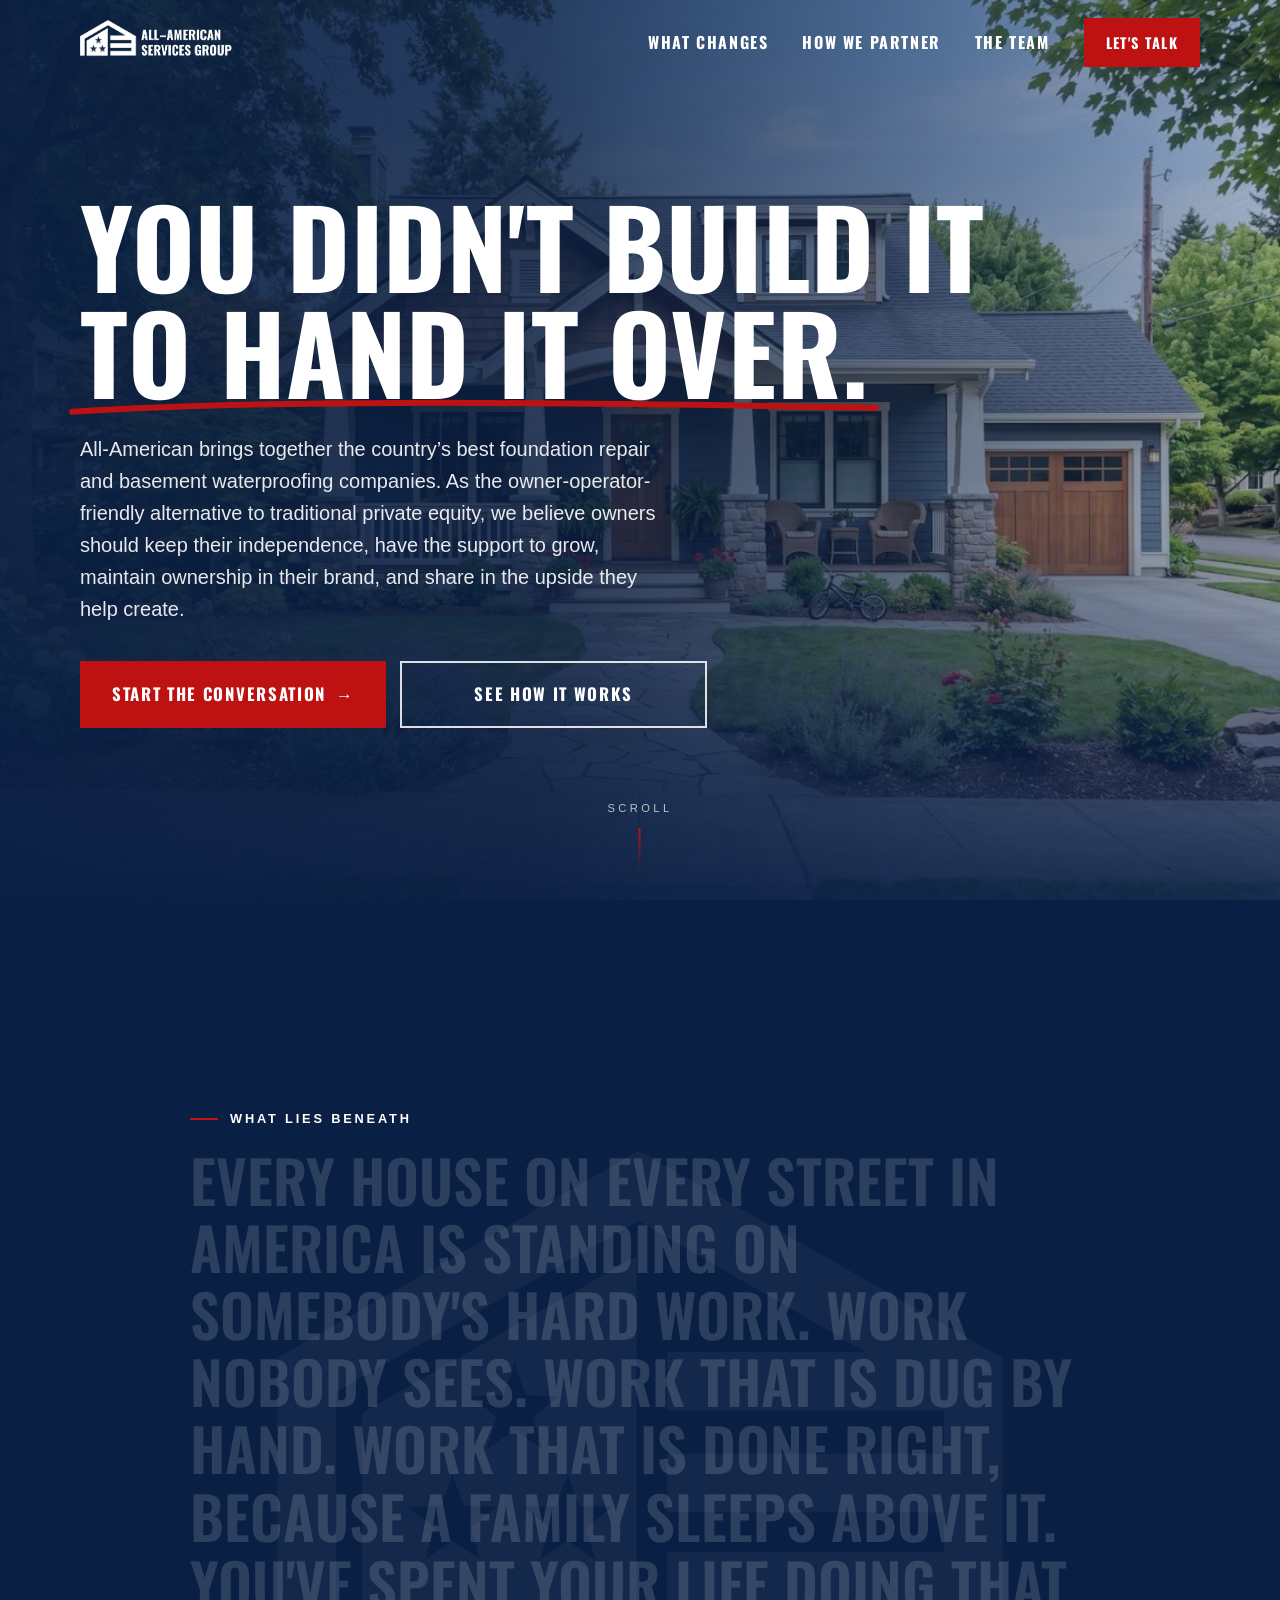
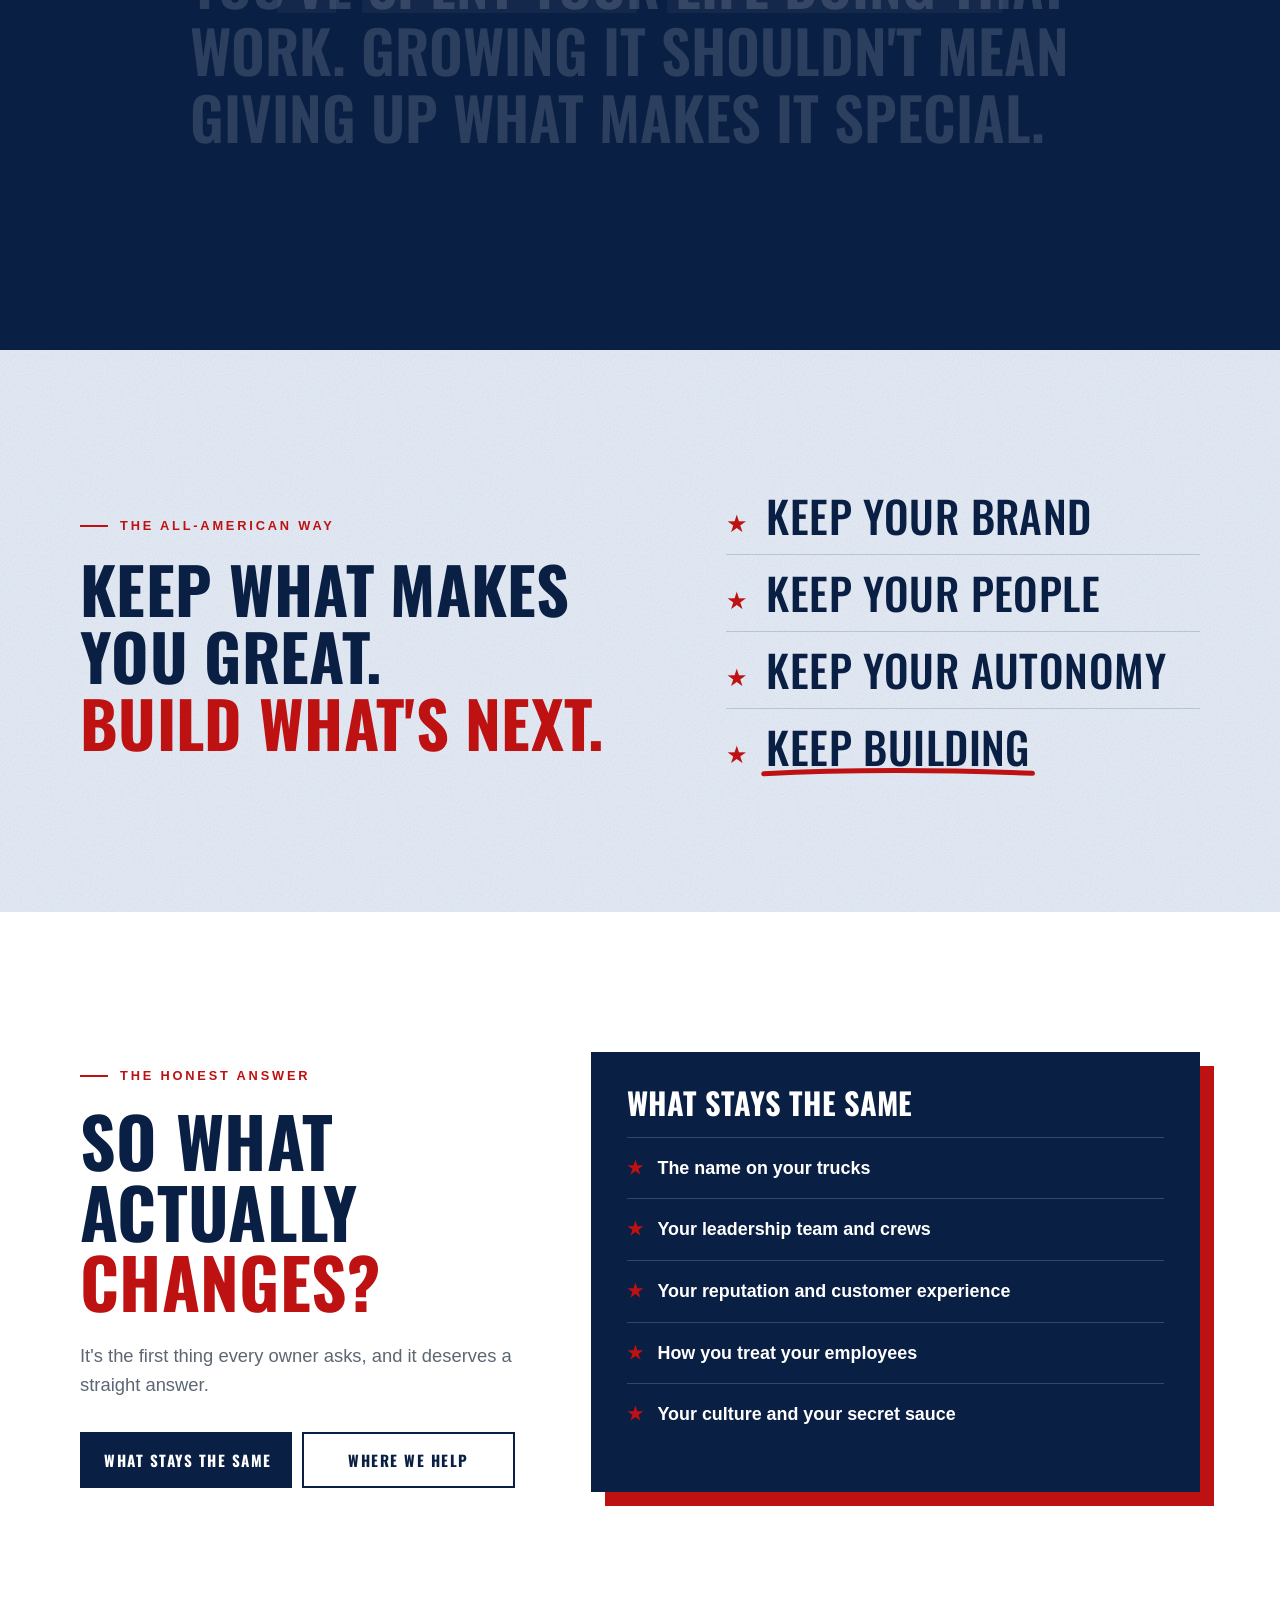
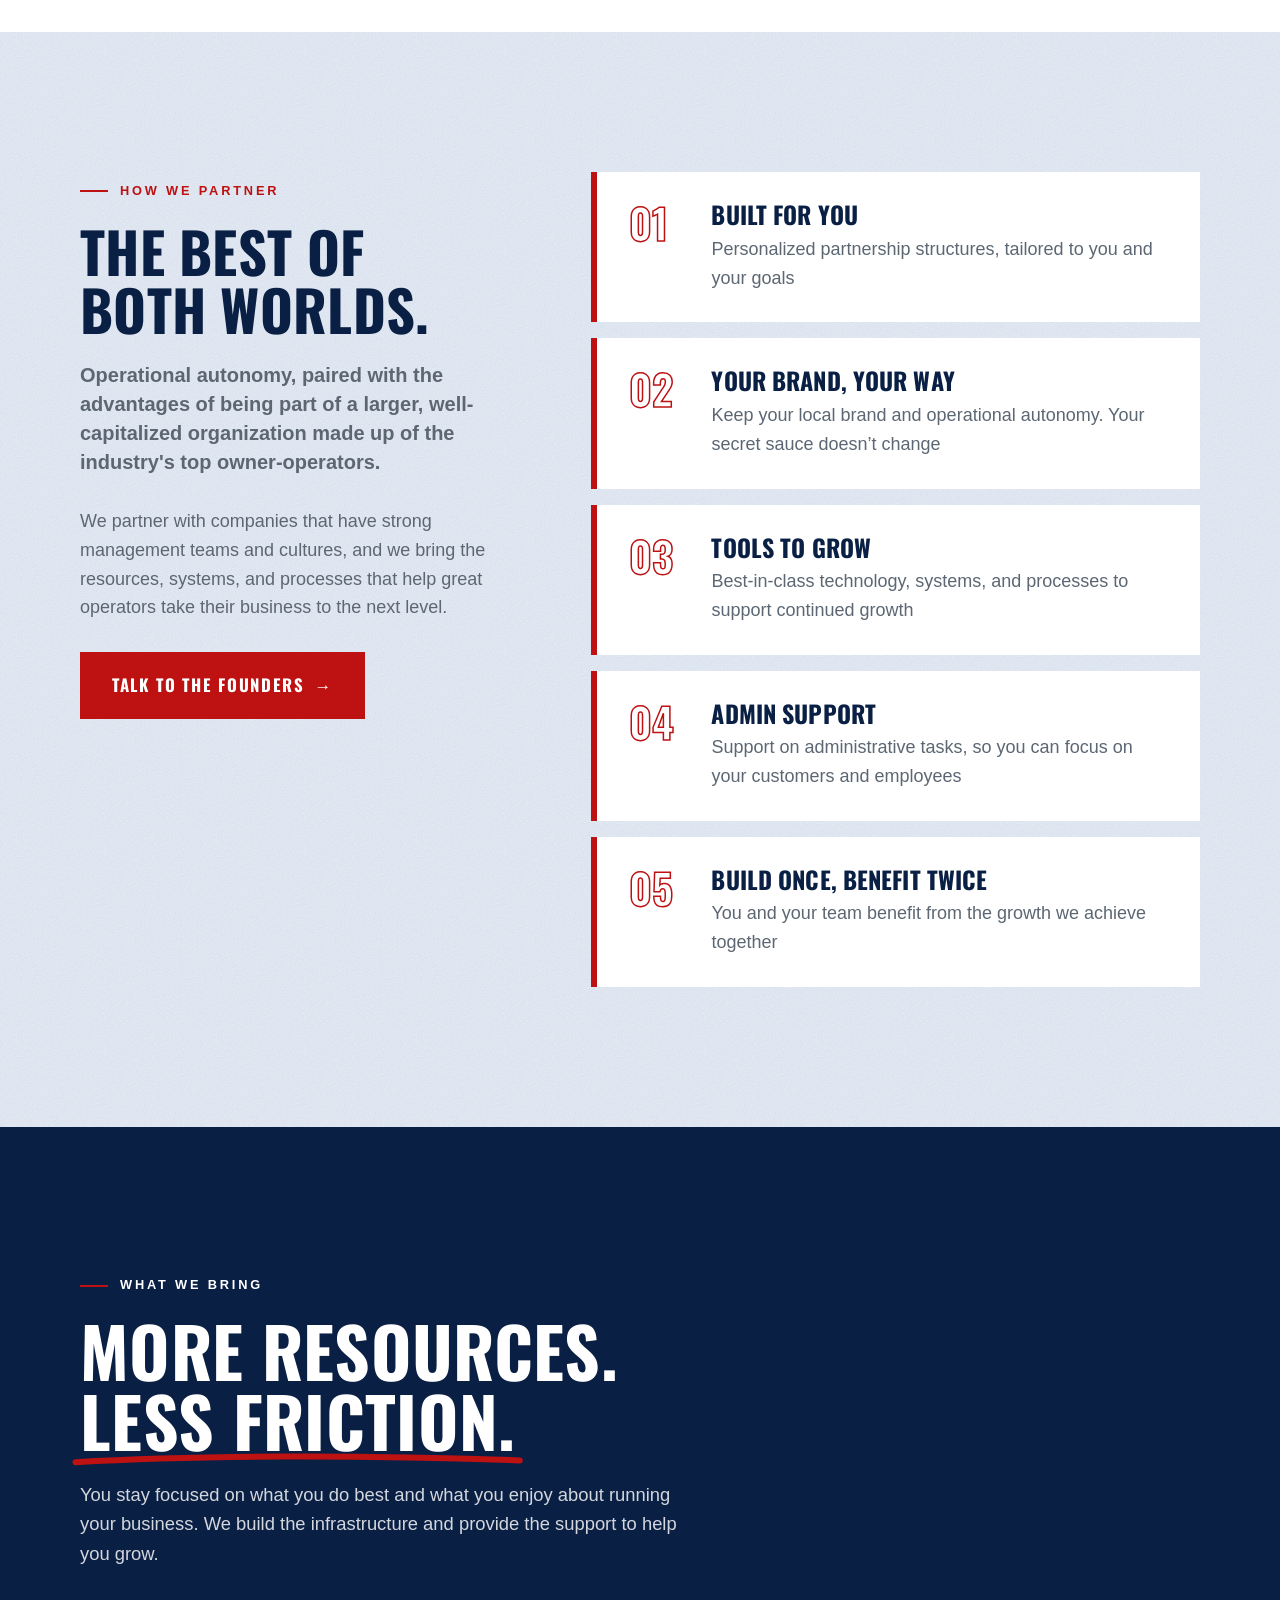
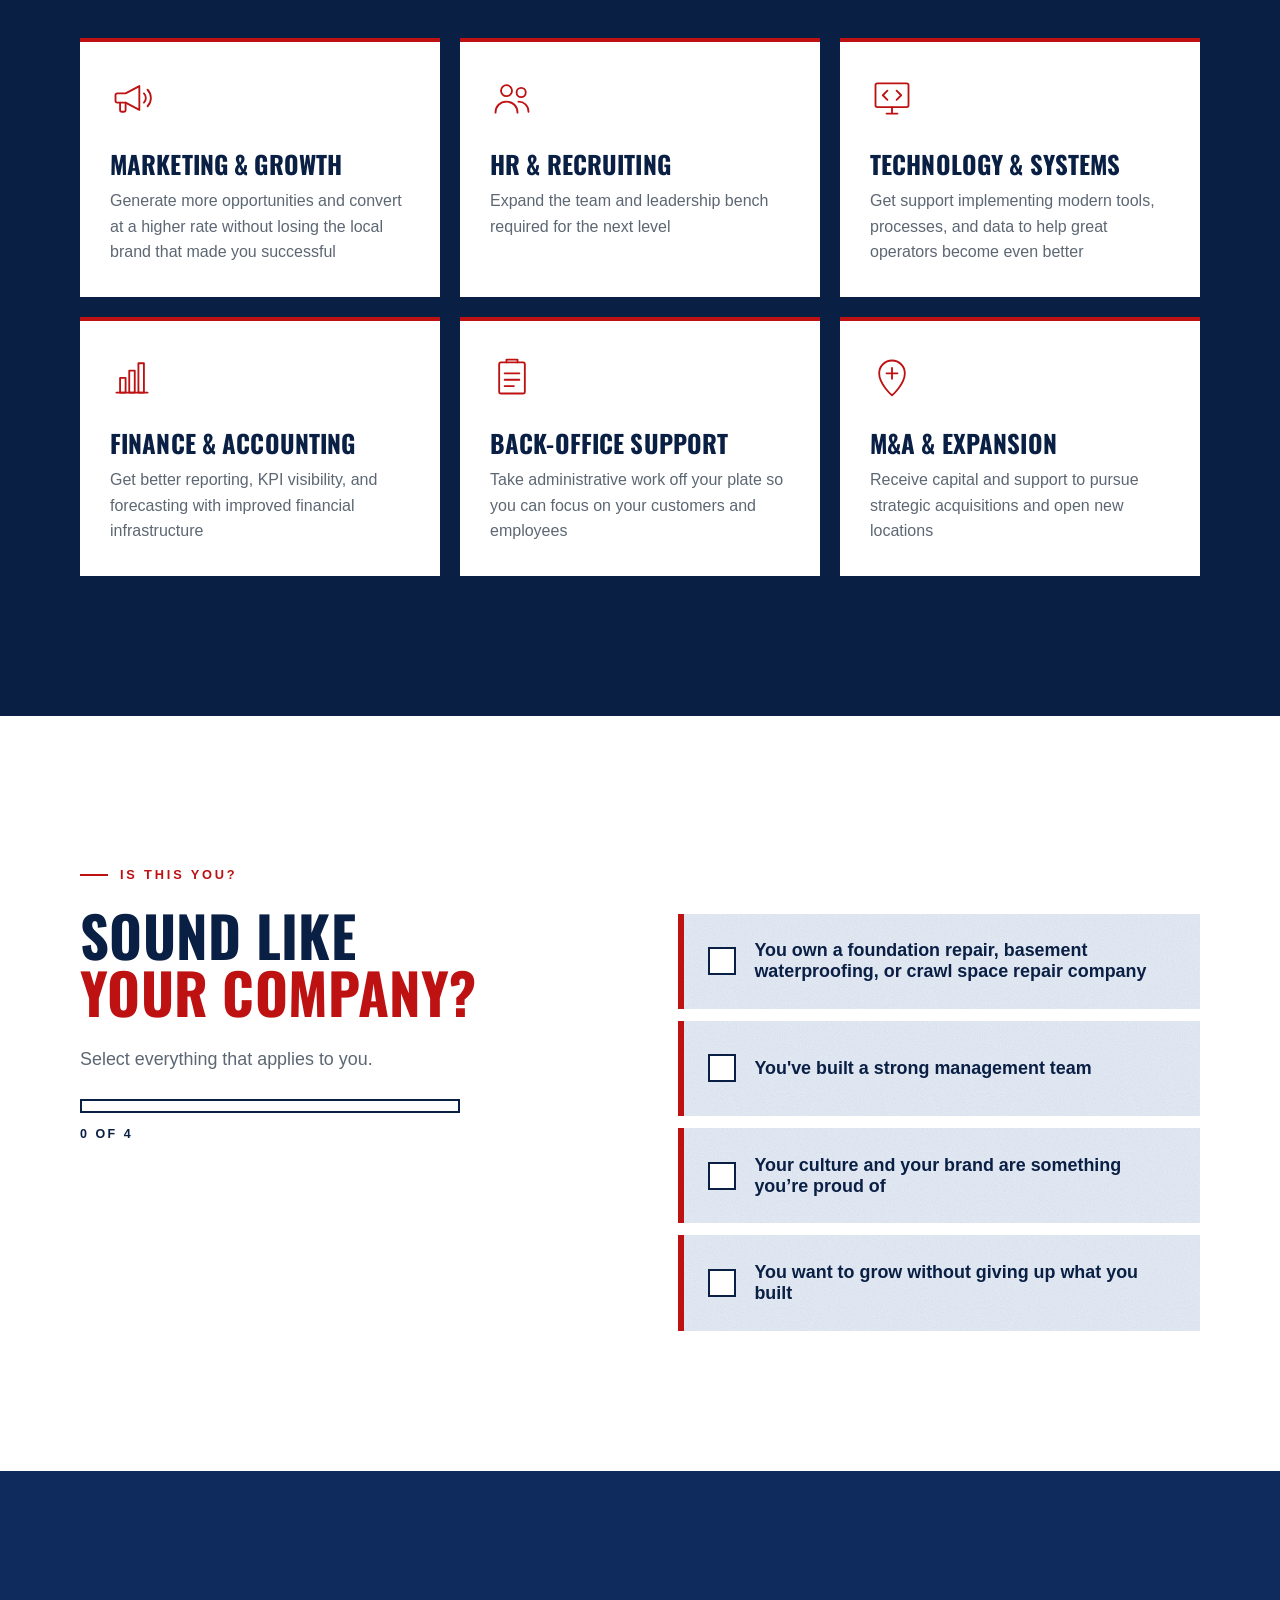
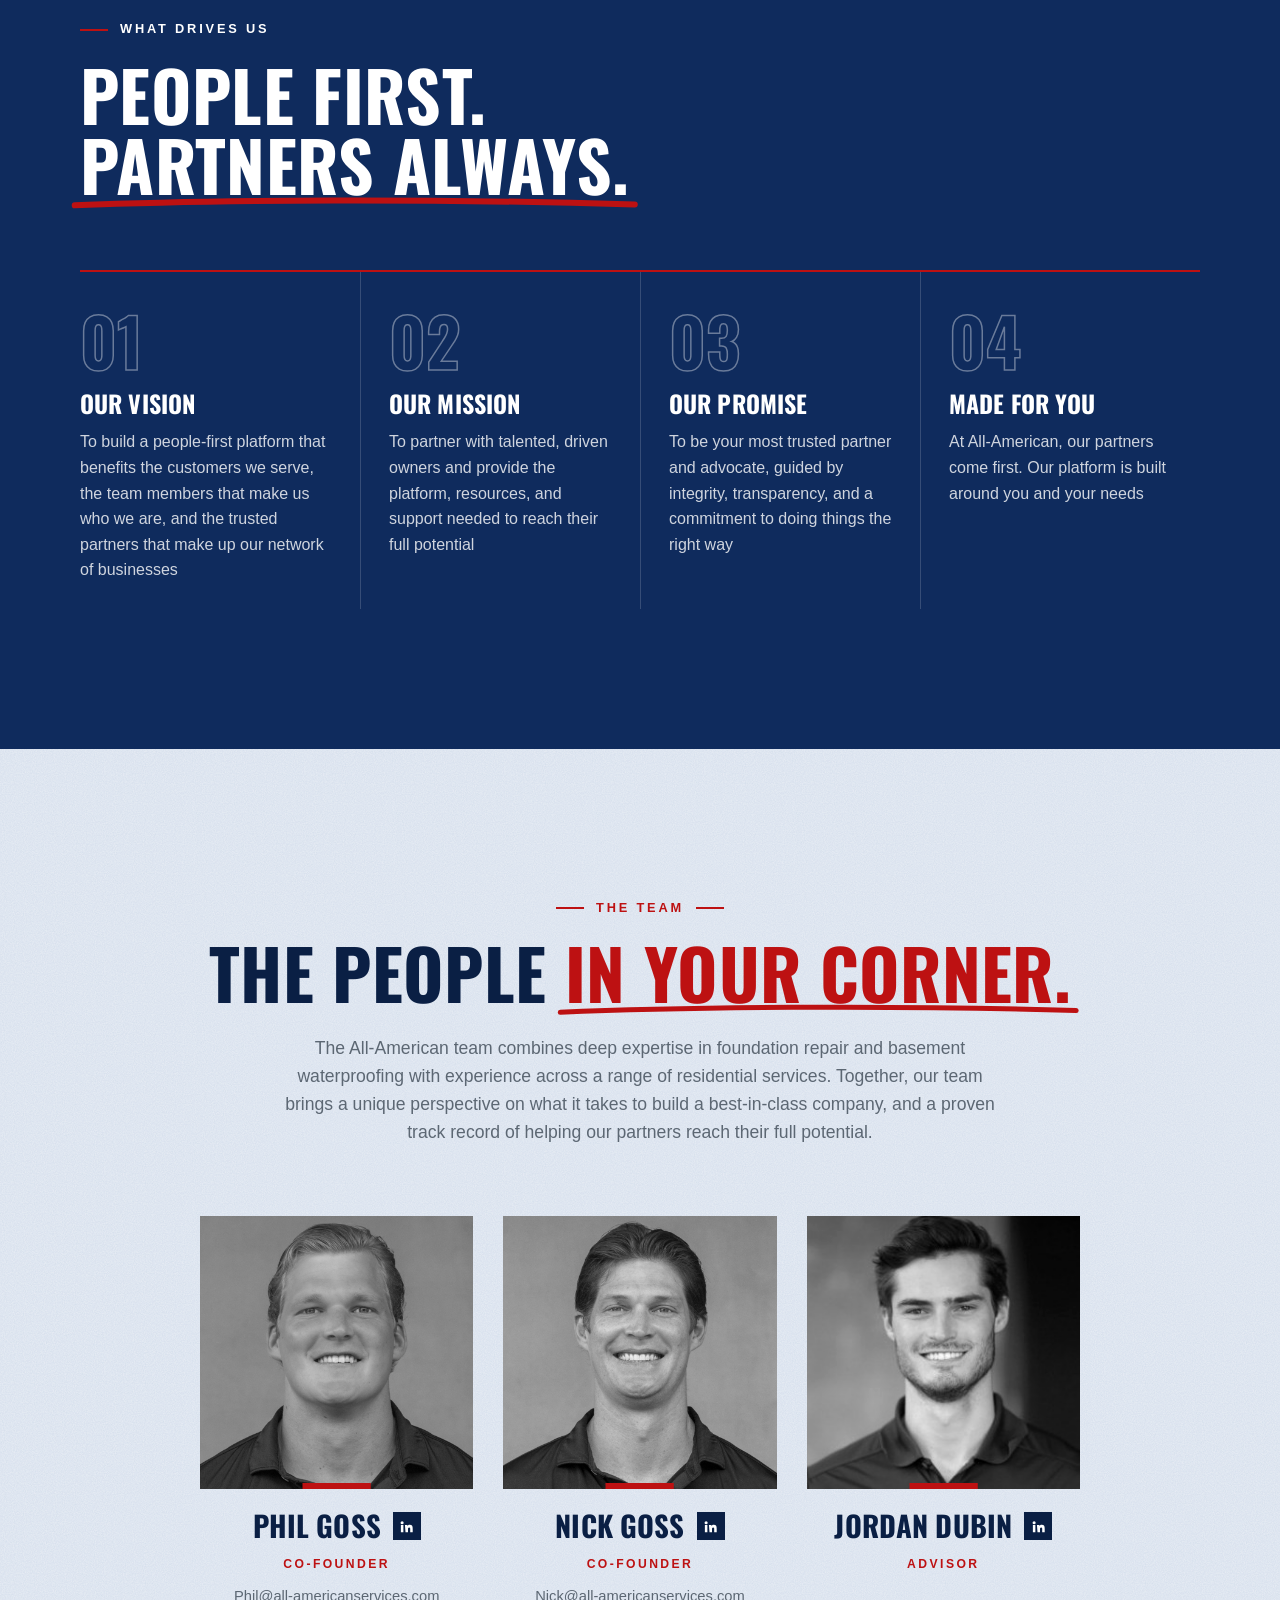
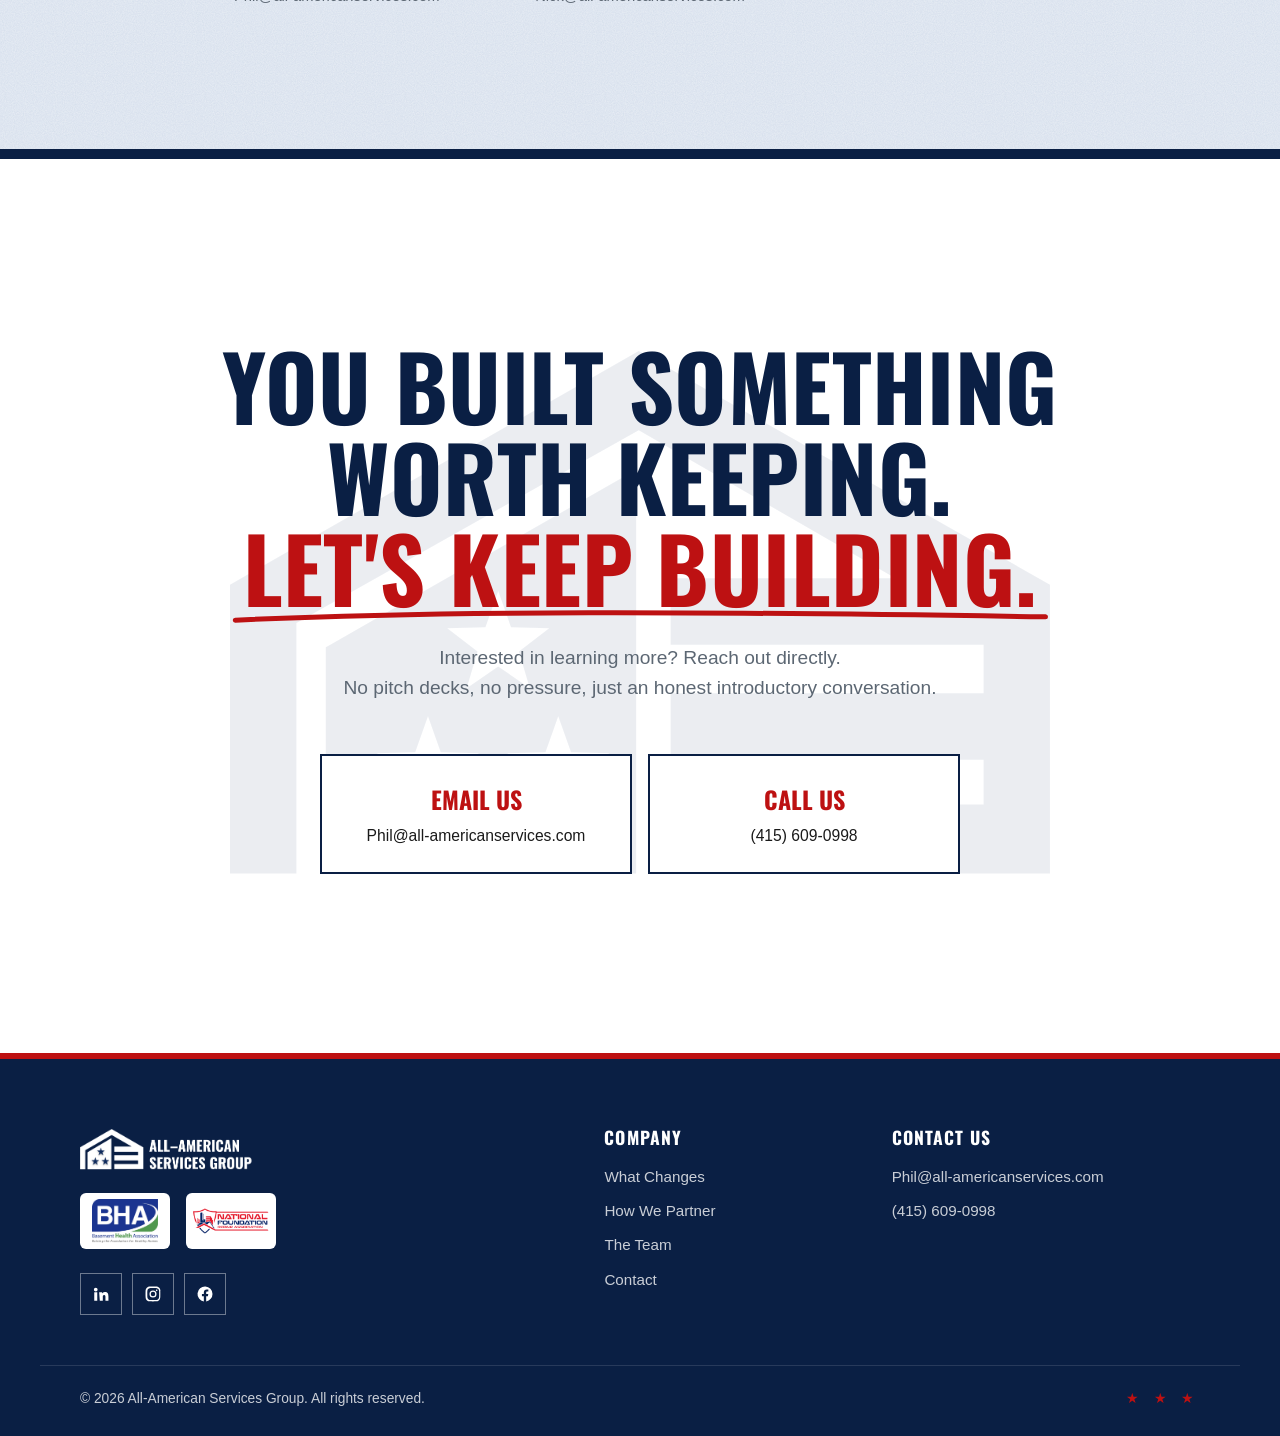
<file: docs/index.html>
<!doctype html>
<html lang="en">
<head>
  <meta charset="utf-8" />
  <meta name="viewport" content="width=device-width, initial-scale=1" />
  <title>All-American Services Group</title>
  <meta name="description" content="A family of America's best foundation repair and basement waterproofing companies. The owner-operator alternative to traditional private equity." />
  <link rel="icon" href="images/favicons/favicon.svg" type="image/svg+xml" />
  <link rel="icon" href="images/favicons/favicon-32x32.png" sizes="32x32" />
  <link rel="apple-touch-icon" href="images/favicons/apple-touch-icon.png" />
  <link rel="manifest" href="site.webmanifest" />
  <meta name="theme-color" content="#0f2b5d" />

  <meta property="og:type" content="website" />
  <meta property="og:site_name" content="All-American Services Group" />
  <meta property="og:title" content="All-American Services Group" />
  <meta property="og:description" content="A family of America's best foundation repair and basement waterproofing companies. The owner-operator alternative to traditional private equity." />
  <meta property="og:url" content="https://www.all-americanservices.com/" />
  <meta property="og:image" content="https://www.all-americanservices.com/images/og-image.jpg" />
  <meta property="og:image:width" content="1200" />
  <meta property="og:image:height" content="630" />
  <meta property="og:image:alt" content="All-American Services Group logo" />
  <meta name="twitter:card" content="summary_large_image" />
  <meta name="twitter:title" content="All-American Services Group" />
  <meta name="twitter:description" content="A family of America's best foundation repair and basement waterproofing companies. The owner-operator alternative to traditional private equity." />
  <meta name="twitter:image" content="https://www.all-americanservices.com/images/og-image.jpg" />

  <link rel="preconnect" href="https://fonts.googleapis.com" />
  <link rel="preconnect" href="https://fonts.gstatic.com" crossorigin />
  <link href="https://fonts.googleapis.com/css2?family=Oswald:wght@500;600;700&display=swap" rel="stylesheet" />
  <link rel="stylesheet" href="css/styles.css" />
</head>
<body>

  <a class="skip" href="#main">Skip to content</a>

  <!-- ============ NAV ============ -->
  <header class="nav" id="nav">
    <div class="nav__inner">
      <a href="#top" class="nav__logo" aria-label="All-American Services Group home">
        <img src="images/logo-horizontal-white.png" alt="All-American Services Group" />
      </a>
      <nav class="nav__links" id="navLinks" aria-label="Primary">
        <a href="#changes">What Changes</a>
        <a href="#partner">How We Partner</a>
        <a href="#team">The Team</a>
        <a href="#contact" class="btn btn--red btn--sm">Let's Talk</a>
      </nav>
      <button class="nav__toggle" id="navToggle" aria-label="Open menu" aria-expanded="false" aria-controls="navLinks">
        <span></span><span></span><span></span>
      </button>
    </div>
  </header>

  <main id="main">

    <!-- ============ HERO ============ -->
    <section class="hero" id="top">
      <div class="hero__bg" aria-hidden="true"></div>
      <div class="hero__shade" aria-hidden="true"></div>
      <div class="container hero__content">
        <h1 class="hero__title">
          <span class="line reveal">You didn't build it</span>
          <span class="line reveal"><span class="mark mark--light">to hand it over.<svg class="scribble" viewBox="0 0 300 18" preserveAspectRatio="none" aria-hidden="true"><path d="M3 12 C 70 3, 160 4, 297 9" /></svg></span></span>
        </h1>
        <p class="hero__lede reveal">
          All-American brings together the country’s best foundation repair and basement waterproofing companies.
          As the owner-operator-friendly alternative to traditional private equity, we believe owners should keep their independence, have the
          support to grow, maintain ownership in their brand, and share in the upside they help create.
        </p>
        <div class="hero__ctas reveal">
          <a href="#contact" class="btn btn--red">Start the Conversation <span aria-hidden="true">→</span></a>
          <a href="#partner" class="btn btn--ghost">See How It Works</a>
        </div>
      </div>
      <a href="#manifesto" class="hero__scroll" aria-label="Scroll to next section">
        <span>Scroll</span><i></i>
      </a>
    </section>

    <!-- ============ MANIFESTO ============ -->
    <section class="manifesto" id="manifesto">
      <svg class="manifesto__mark" viewBox="0 0 642 409" aria-hidden="true" focusable="false"><path fill-rule="evenodd" d="M0 183 L320 0 L642 183 L642 409 L0 409 Z M52 409 L52 213 L320 62 L521 178 L345 178 L345 230 L590 230 L590 268 L345 268 L345 320 L590 320 L590 355 L345 355 L345 409 L318 409 L318 93 L75 232 L75 409 Z M210 188 L220 216.2 L249.9 217 L226.2 235.3 L234.7 264 L210 247 L185.3 264 L193.8 235.3 L170.1 217 L200 216.2 Z M155 286 L165 314.2 L194.9 315 L171.2 333.3 L179.7 362 L155 345 L130.3 362 L138.8 333.3 L115.1 315 L145 314.2 Z M257 286 L267 314.2 L296.9 315 L273.2 333.3 L281.7 362 L257 345 L232.3 362 L240.8 333.3 L217.1 315 L247 314.2 Z" /></svg>
      <div class="container container--narrow">
        <p class="eyebrow eyebrow--light reveal"><i class="dash"></i> What lies beneath</p>
        <p class="manifesto__text" id="manifestoText">
          Every house on every street in America is standing on somebody's hard work. Work nobody sees.
          Work that is dug by hand. Work that is done right, because <em>a family sleeps above it.</em>
          You've spent your life doing that work. Growing it shouldn't mean giving up <em>what makes it special.</em>
        </p>
      </div>
    </section>


    <!-- ============ PROMISE: answers the manifesto, sets up "what changes" ============ -->
    <section class="promise grey" id="promise">
      <div class="container promise__grid">
        <div class="promise__head">
          <p class="eyebrow reveal"><i class="dash"></i> The All-American Way</p>
          <h2 class="promise__title reveal">Keep What Makes You Great.<br />
            <span class="text-red">Build What's Next.</span>
          </h2>
        </div>
        <ul class="promise__list" data-stagger="180">
          <li class="reveal">Keep your brand</li>
          <li class="reveal">Keep your people</li>
          <li class="reveal">Keep your autonomy</li>
          <li class="reveal promise__last"><span class="mark mark--underline">Keep building<svg class="scribble" viewBox="0 0 300 18" preserveAspectRatio="none" aria-hidden="true"><path d="M3 11 C 80 4, 190 3, 297 10" /></svg></span></li>
        </ul>
      </div>
    </section>

    <!-- ============ WHAT CHANGES (v4 content, v1 formatting) ============ -->
    <section class="section changes" id="changes">
      <div class="container changes__grid">
        <div class="changes__intro">
          <p class="eyebrow reveal"><i class="dash"></i> The honest answer</p>
          <h2 class="h-xl reveal">So what actually<br />
            <span class="text-red">changes?</span>
          </h2>
          <p class="changes__lede reveal">It's the first thing every owner asks, and it deserves a straight answer.</p>
          <div class="toggle reveal" role="tablist" aria-label="What changes and what doesn't">
            <button type="button" role="tab" class="toggle__btn is-on" aria-selected="true" aria-controls="listStays" id="tabStays" data-list="stays">What stays the same</button>
            <button type="button" role="tab" class="toggle__btn" aria-selected="false" aria-controls="listBetter" id="tabBetter" data-list="better">Where we help</button>
          </div>
        </div>

        <div class="changes__board reveal">
          <p class="changes__label" id="changesLabel">What stays the same</p>
          <ul class="checks" id="listStays" role="tabpanel" aria-labelledby="tabStays">
            <li style="--i:0">The name on your trucks</li>
            <li style="--i:1">Your leadership team and crews</li>
            <li style="--i:2">Your reputation and customer experience</li>
            <li style="--i:3">How you treat your employees</li>
            <li style="--i:4">Your culture and your secret sauce</li>
          </ul>
          <ul class="checks checks--up" id="listBetter" role="tabpanel" aria-labelledby="tabBetter" hidden>
            <li style="--i:0">A partnership structure tailored to you</li>
            <li style="--i:1">Admin support and best-in-class tech and systems</li>
            <li style="--i:2">The freedom to choose your role, today and in the future</li>
            <li style="--i:3">A network of the industry's top owner-operators</li>
            <li style="--i:4">The backing of a well-capitalized organization</li>
          </ul>
        </div>
      </div>
    </section>

    <!-- ============ HOW WE PARTNER ============ -->
    <section class="section grey" id="partner">
      <div class="container">
        <div class="split">
          <header class="split__head">
            <p class="eyebrow reveal"><i class="dash"></i> How we partner</p>
            <h2 class="h-lg reveal">The best of<br />both worlds.</h2>
            <p class="lead reveal">
              Operational autonomy, paired with the advantages of being part of a larger, well-capitalized
              organization made up of the industry's top owner-operators.
            </p>
            <p class="reveal">
              We partner with companies that have strong management teams and cultures, and we bring the
              resources, systems, and processes that help great operators take their business to the next level.
            </p>
            <a href="#contact" class="btn btn--red reveal">Talk to the Founders <span aria-hidden="true">→</span></a>
          </header>

          <ol class="steps">
            <li class="step reveal">
              <span class="step__num">01</span>
              <div><h3>Built for you</h3><p>Personalized partnership structures, tailored to you and your goals</p></div>
            </li>
            <li class="step reveal">
              <span class="step__num">02</span>
              <div><h3>Your brand, your way</h3><p>Keep your local brand and operational autonomy. Your secret sauce doesn’t change</p></div>
            </li>
            <li class="step reveal">
              <span class="step__num">03</span>
              <div><h3>Tools to grow</h3><p>Best-in-class technology, systems, and processes to support continued growth</p></div>
            </li>
            <li class="step reveal">
              <span class="step__num">04</span>
              <div><h3>Admin Support</h3><p>Support on administrative tasks, so you can focus on your customers and employees</p></div>
            </li>
            <li class="step reveal">
              <span class="step__num">05</span>
              <div><h3>Build Once, Benefit Twice</h3><p>You and your team benefit from the growth we achieve together</p></div>
            </li>
          </ol>
        </div>
      </div>
    </section>

    <!-- ============ RESOURCES: what partners get access to ============ -->
    <section class="section resources" id="resources">
      <div class="container">
        <header class="section__head reveal">
          <p class="eyebrow eyebrow--light"><i class="dash"></i> What we bring</p>
          <h2 class="h-xl">More resources.<br />
            <span class="mark mark--light">Less friction.<svg class="scribble" viewBox="0 0 300 18" preserveAspectRatio="none" aria-hidden="true"><path d="M3 12 C 80 4, 190 3, 297 10" /></svg></span>
          </h2>
          <p class="resources__lede">You stay focused on what you do best and what you enjoy about running your business. We build the infrastructure and provide the support to help you grow.</p>
        </header>

        <div class="resources__grid">
          <article class="resource reveal">
            <svg class="resource__icon" viewBox="0 0 48 48" aria-hidden="true"><path d="M8 19h9l15-8v26l-15-8H8a2 2 0 0 1-2-2v-6a2 2 0 0 1 2-2z"/><path d="M11 29v8a2 2 0 0 0 2 2h2a2 2 0 0 0 2-2v-8"/><path d="M37 19a7 7 0 0 1 0 10"/><path d="M41 15a13 13 0 0 1 0 18"/></svg>
            <h3>Marketing &amp; Growth</h3>
            <p>Generate more opportunities and convert at a higher rate without losing the local brand that made you successful</p>
          </article>
          <article class="resource reveal">
            <svg class="resource__icon" viewBox="0 0 48 48" aria-hidden="true"><circle cx="18" cy="16" r="6"/><path d="M6 40c0-7 5-12 12-12s12 5 12 12"/><circle cx="34" cy="18" r="5"/><path d="M31 28c6 0 11 4 11 11"/></svg>
            <h3>HR &amp; Recruiting</h3>
            <p>Expand the team and leadership bench required for the next level</p>
          </article>
          <article class="resource reveal">
            <svg class="resource__icon" viewBox="0 0 48 48" aria-hidden="true"><rect x="6" y="8" width="36" height="26" rx="2"/><path d="M19 16l-5 5 5 5M29 16l5 5-5 5M18 41h12M24 34v7"/></svg>
            <h3>Technology &amp; Systems</h3>
            <p>Get support implementing modern tools, processes, and data to help great operators become even better</p>
          </article>
          <article class="resource reveal">
            <svg class="resource__icon" viewBox="0 0 48 48" aria-hidden="true"><path d="M7 41h34"/><rect x="11" y="25" width="6" height="16"/><rect x="21" y="17" width="6" height="24"/><rect x="31" y="9" width="6" height="32"/></svg>
            <h3>Finance &amp; Accounting</h3>
            <p>Get better reporting, KPI visibility, and forecasting with improved financial infrastructure</p>
          </article>
          <article class="resource reveal">
            <svg class="resource__icon" viewBox="0 0 48 48" aria-hidden="true"><rect x="10" y="8" width="28" height="34" rx="2"/><path d="M18 8V5h12v3M16 20h16M16 27h16M16 34h10"/></svg>
            <h3>Back-Office Support</h3>
            <p>Take administrative work off your plate so you can focus on your customers and employees</p>
          </article>
          <article class="resource reveal">
            <svg class="resource__icon" viewBox="0 0 48 48" aria-hidden="true"><path d="M24 44s14-12 14-24a14 14 0 0 0-28 0c0 12 14 24 14 24z"/><path d="M24 14v12M18 20h12"/></svg>
            <h3>M&amp;A &amp; Expansion</h3>
            <p>Receive capital and support to pursue strategic acquisitions and open new locations</p>
          </article>
        </div>
      </div>
    </section>

    <!-- ============ FIT CHECK ============ -->
    <section class="section fit" id="fit">
      <div class="container">
        <p class="eyebrow reveal"><i class="dash"></i> Is this you?</p>
        <!-- Desktop: heading + pop-up on the left, list on the right, tops and bottoms aligned.
             Phones: heading, list, then pop-up. -->
        <div class="fit__grid">
          <div class="fit__copy">
            <h2 class="h-lg reveal">Sound like<br /><span class="text-red">your company?</span></h2>
            <p class="reveal">Select everything that applies to you.</p>
            <div class="meter reveal" aria-hidden="true"><i id="fitMeter"></i></div>
            <p class="meter__label" id="fitLabel" aria-live="polite">0 of 4</p>
          </div>

          <div class="fit__list">
            <button type="button" class="fit__item reveal" aria-pressed="false"><span class="box" aria-hidden="true"></span>You own a foundation repair, basement waterproofing, or crawl space repair company</button>
            <button type="button" class="fit__item reveal" aria-pressed="false"><span class="box" aria-hidden="true"></span>You've built a strong management team</button>
            <button type="button" class="fit__item reveal" aria-pressed="false"><span class="box" aria-hidden="true"></span>Your culture and your brand are something you’re proud of</button>
            <button type="button" class="fit__item reveal" aria-pressed="false"><span class="box" aria-hidden="true"></span>You want to grow without giving up what you built</button>
          </div>

          <div class="fit__result" id="fitResult" aria-hidden="true">
            <p>Sounds like you may be a good fit, we should talk</p>
            <a href="#contact" class="btn btn--red">Let's Talk <span aria-hidden="true">→</span></a>
          </div>
        </div>
      </div>
    </section>

    <!-- ============ WHAT DRIVES US ============ -->
    <section class="section stand">
      <div class="container">
        <header class="section__head reveal">
          <p class="eyebrow eyebrow--light"><i class="dash"></i> What drives us</p>
          <h2 class="h-xl">People first.<br /><span class="mark mark--light">Partners always.<svg class="scribble" viewBox="0 0 300 18" preserveAspectRatio="none" aria-hidden="true"><path d="M3 11 C 80 4, 190 3, 297 10" /></svg></span></h2>
        </header>
        <div class="pillars">
          <article class="pillar reveal">
            <span class="pillar__num">01</span>
            <h3>Our Vision</h3>
            <p>To build a people-first platform that benefits the customers we serve, the team members that make us who we are, and the trusted partners that make up our network of businesses</p>
          </article>
          <article class="pillar reveal">
            <span class="pillar__num">02</span>
            <h3>Our Mission</h3>
            <p>To partner with talented, driven owners and provide the platform, resources, and support needed to reach their full potential</p>
          </article>
          <article class="pillar reveal">
            <span class="pillar__num">03</span>
            <h3>Our Promise</h3>
            <p>To be your most trusted partner and advocate, guided by integrity, transparency, and a commitment to doing things the right way</p>
          </article>
          <article class="pillar reveal">
            <span class="pillar__num">04</span>
            <h3>Made for You</h3>
            <p>At All-American, our partners come first. Our platform is built around you and your needs</p>
          </article>
        </div>
      </div>
    </section>

    <!-- ============ THE TEAM ============ -->
    <section class="section grey" id="team">
      <div class="container">
        <header class="section__head center reveal">
          <p class="eyebrow"><i class="dash"></i> The team <i class="dash"></i></p>
          <h2 class="h-xl">The people
            <span class="mark mark--red">in your corner.<svg class="scribble" viewBox="0 0 300 18" preserveAspectRatio="none" aria-hidden="true"><path d="M3 11 C 70 5, 190 2, 297 9" /></svg></span>
          </h2>
          <p class="section__sub">
            The All-American team combines deep expertise in foundation repair and basement waterproofing with experience
            across a range of residential services. Together, our team brings a unique perspective on what it takes to
            build a best-in-class company, and a proven track record of helping our partners reach their full potential.
          </p>
        </header>

        <div class="team">
          <article class="person reveal">
            <div class="person__photo"><img src="images/team/phil.jpg" alt="Phil Goss" loading="lazy" /></div>
            <h3>Phil Goss <a class="person__li" href="https://www.linkedin.com/in/phil-goss-423572100/" target="_blank" rel="noopener" aria-label="Phil Goss on LinkedIn"><svg viewBox="0 0 24 24" aria-hidden="true"><path d="M4.98 3.5a2.5 2.5 0 1 1 0 5 2.5 2.5 0 0 1 0-5zM3 9.75h4V21H3zM9.5 9.75h3.8v1.6h.05c.53-1 1.84-2.05 3.78-2.05 4.04 0 4.79 2.66 4.79 6.12V21h-4v-4.9c0-1.17-.02-2.67-1.63-2.67-1.63 0-1.88 1.27-1.88 2.59V21h-4z"/></svg></a></h3>
            <p class="person__role">Co-founder</p>
            <a href="mailto:Phil@all-americanservices.com">Phil@all-americanservices.com</a>
          </article>
          <article class="person reveal">
            <div class="person__photo"><img src="images/team/nick.jpg" alt="Nick Goss" loading="lazy" /></div>
            <h3>Nick Goss <a class="person__li" href="https://www.linkedin.com/in/nick-goss/" target="_blank" rel="noopener" aria-label="Nick Goss on LinkedIn"><svg viewBox="0 0 24 24" aria-hidden="true"><path d="M4.98 3.5a2.5 2.5 0 1 1 0 5 2.5 2.5 0 0 1 0-5zM3 9.75h4V21H3zM9.5 9.75h3.8v1.6h.05c.53-1 1.84-2.05 3.78-2.05 4.04 0 4.79 2.66 4.79 6.12V21h-4v-4.9c0-1.17-.02-2.67-1.63-2.67-1.63 0-1.88 1.27-1.88 2.59V21h-4z"/></svg></a></h3>
            <p class="person__role">Co-founder</p>
            <a href="mailto:Nick@all-americanservices.com">Nick@all-americanservices.com</a>
          </article>
          <article class="person reveal">
            <div class="person__photo"><img src="images/team/jordan.jpg" alt="Jordan Dubin" loading="lazy" /></div>
            <h3>Jordan Dubin <a class="person__li" href="https://www.linkedin.com/in/jordan-dubin-3350a8143/" target="_blank" rel="noopener" aria-label="Jordan Dubin on LinkedIn"><svg viewBox="0 0 24 24" aria-hidden="true"><path d="M4.98 3.5a2.5 2.5 0 1 1 0 5 2.5 2.5 0 0 1 0-5zM3 9.75h4V21H3zM9.5 9.75h3.8v1.6h.05c.53-1 1.84-2.05 3.78-2.05 4.04 0 4.79 2.66 4.79 6.12V21h-4v-4.9c0-1.17-.02-2.67-1.63-2.67-1.63 0-1.88 1.27-1.88 2.59V21h-4z"/></svg></a></h3>
            <p class="person__role">Advisor</p>
          </article>
        </div>
      </div>
    </section>

    <!-- ============ CLOSER / CONTACT ============ -->
    <section class="closer">
      <div class="container center">
        <div class="closer__head" id="contact">
          <svg class="closer__mark reveal" viewBox="0 0 642 409" aria-hidden="true" focusable="false"><path fill-rule="evenodd" d="M0 183 L320 0 L642 183 L642 409 L0 409 Z M52 409 L52 213 L320 62 L521 178 L345 178 L345 230 L590 230 L590 268 L345 268 L345 320 L590 320 L590 355 L345 355 L345 409 L318 409 L318 93 L75 232 L75 409 Z M210 188 L220 216.2 L249.9 217 L226.2 235.3 L234.7 264 L210 247 L185.3 264 L193.8 235.3 L170.1 217 L200 216.2 Z M155 286 L165 314.2 L194.9 315 L171.2 333.3 L179.7 362 L155 345 L130.3 362 L138.8 333.3 L115.1 315 L145 314.2 Z M257 286 L267 314.2 L296.9 315 L273.2 333.3 L281.7 362 L257 345 L232.3 362 L240.8 333.3 L217.1 315 L247 314.2 Z" /></svg>
          <h2 class="h-xxl reveal">You built something worth keeping.<br />
            <span class="mark mark--red">Let's keep building.<svg class="scribble" viewBox="0 0 300 18" preserveAspectRatio="none" aria-hidden="true"><path d="M3 12 C 80 3, 170 4, 297 9" /></svg></span>
          </h2>
          <p class="closer__sub reveal">Interested in learning more? Reach out directly.<br />
            No pitch decks, no pressure, just an honest introductory conversation.</p>
        </div>

        <div class="contact reveal">
          <a class="contact__card" href="mailto:Phil@all-americanservices.com">
            <span class="contact__name">Email Us</span>
            <span class="contact__detail">Phil@all-americanservices.com</span>
          </a>
          <a class="contact__card" href="tel:+14156090998">
            <span class="contact__name">Call Us</span>
            <span class="contact__detail">(415) 609-0998</span>
          </a>
        </div>
      </div>
    </section>

  </main>

  <!-- ============ FOOTER ============ -->
  <footer class="footer">
    <div class="container footer__grid">
      <div class="footer__brand">
        <img src="images/logo-horizontal-white.png" alt="All-American Services Group" />
        <div class="footer__badges">
          <!-- Member badges: same white tiles and sizes as the live all-americanservices.com footer -->
          <a href="https://www.basementhealth.org/" target="_blank" rel="noopener" aria-label="Basement Health Association" class="footer__badge">
            <img src="images/bha.jpeg" alt="Basement Health Association" class="footer__badge--bha" />
          </a>
          <a href="https://foundationrepair.org/" target="_blank" rel="noopener" aria-label="National Foundation Repair Association" class="footer__badge">
            <img src="images/nfra.png" alt="National Foundation Repair Association" class="footer__badge--nfra" />
          </a>
        </div>
        <div class="footer__social">
          <a href="https://www.linkedin.com/company/all-american-services-group/about/" target="_blank" rel="noopener" aria-label="LinkedIn">
            <svg viewBox="0 0 24 24"><path d="M4.98 3.5a2.5 2.5 0 1 1 0 5 2.5 2.5 0 0 1 0-5zM3 9.75h4V21H3zM9.5 9.75h3.8v1.6h.05c.53-1 1.84-2.05 3.78-2.05 4.04 0 4.79 2.66 4.79 6.12V21h-4v-4.9c0-1.17-.02-2.67-1.63-2.67-1.63 0-1.88 1.27-1.88 2.59V21h-4z"/></svg>
          </a>
          <a href="https://www.instagram.com/allamericanservicesgroup/" target="_blank" rel="noopener" aria-label="Instagram">
            <svg viewBox="0 0 24 24"><path d="M12 7.3a4.7 4.7 0 1 0 0 9.4 4.7 4.7 0 0 0 0-9.4zm0 7.7a3 3 0 1 1 0-6 3 3 0 0 1 0 6zm6-7.9a1.1 1.1 0 1 1-2.2 0 1.1 1.1 0 0 1 2.2 0zM21.9 8c-.1-1.6-.4-3-1.6-4.2S17.6 2.2 16 2.1C14.4 2 9.6 2 8 2.1 6.4 2.2 5 2.5 3.8 3.7S2.2 6.4 2.1 8C2 9.6 2 14.4 2.1 16c.1 1.6.4 3 1.6 4.2s2.6 1.5 4.2 1.6c1.6.1 6.4.1 8 0 1.6-.1 3-.4 4.2-1.6s1.5-2.6 1.6-4.2c.1-1.6.1-6.4 0-8zm-2.1 9.7a3.3 3.3 0 0 1-1.8 1.8c-1.3.5-4.3.4-5.7.4s-4.4.1-5.7-.4a3.3 3.3 0 0 1-1.8-1.8c-.5-1.3-.4-4.3-.4-5.7s-.1-4.4.4-5.7a3.3 3.3 0 0 1 1.8-1.8c1.3-.5 4.3-.4 5.7-.4s4.4-.1 5.7.4a3.3 3.3 0 0 1 1.8 1.8c.5 1.3.4 4.3.4 5.7s.1 4.4-.4 5.7z"/></svg>
          </a>
          <a href="https://www.facebook.com/profile.php?id=61585595552658" target="_blank" rel="noopener" aria-label="Facebook">
            <svg viewBox="0 0 24 24"><path d="M22 12a10 10 0 1 0-11.56 9.88v-6.99H7.9V12h2.54V9.8c0-2.5 1.49-3.89 3.78-3.89 1.09 0 2.24.2 2.24.2v2.46h-1.26c-1.24 0-1.63.77-1.63 1.56V12h2.78l-.44 2.89h-2.34v6.99A10 10 0 0 0 22 12z"/></svg>
          </a>
        </div>
      </div>
      <nav class="footer__nav" aria-label="Footer">
        <h4>Company</h4>
        <a href="#changes">What Changes</a>
        <a href="#partner">How We Partner</a>
        <a href="#team">The Team</a>
        <a href="#contact">Contact</a>
      </nav>
      <div class="footer__nav">
        <h4>Contact Us</h4>
        <a href="mailto:Phil@all-americanservices.com">Phil@all-americanservices.com</a>
        <a href="tel:+14156090998">(415) 609-0998</a>
      </div>
    </div>
    <div class="container footer__base">
      <p>© 2026 All-American Services Group. All rights reserved.</p>
      <p class="footer__stars" aria-hidden="true">★ ★ ★</p>
    </div>
  </footer>

  <script src="js/main.js"></script>
  <script src="js/sections.js"></script>

  <!-- Cloudflare Web Analytics --><script type='module' src='https://static.cloudflareinsights.com/beacon.min.js' data-cf-beacon='{"token": "c09ebb0e39024273a00644315e4eb616"}'></script><!-- End Cloudflare Web Analytics -->
  <!-- Umami Analytics --><script defer src="https://cloud.umami.is/script.js" data-website-id="b5c8d47c-0f69-4146-a8d4-ec81c451ab59" data-domains="www.all-americanservices.com,all-americanservices.com"></script><!-- End Umami Analytics -->
</body>
</html>
</file>
<file: docs/css/styles.css>
/* =========================================================
   All-American Services Group — v1.2
   Brand palette: AASG Brand Colors sheet (Blue, White, Red)
   plus the supporting tones used on all-americanservices.com.
   Brand fonts: Oswald (headings) + Arial (body), as on the live site.
   ========================================================= */

:root {
  /* Official brand colors (AASG Brand Colors sheet) */
  --blue: #0f2b5d;
  --white: #ffffff;
  --red: #bd1112;

  /* Supporting tones (all-americanservices.com) */
  --blue-dark: #0a1f44;   /* --color-primary-dark */
  --grey: #e8edf5;        /* --color-bg-alt: light grey section background */
  --muted: #5c6773;       /* --color-muted */
  --text: #1a1a1a;        /* --color-text */

  --display: "Oswald", Arial, sans-serif;
  --body: Arial, Helvetica, sans-serif;

  --wrap: 1200px;
  --gutter: clamp(16px, 4vw, 40px);
  --ease: cubic-bezier(.2, .7, .2, 1);

  /* Subtle grain for the light grey sections, tinted with brand blue */
  --grain: url("data:image/svg+xml,%3Csvg xmlns='http://www.w3.org/2000/svg' width='200' height='200'%3E%3Cfilter id='n'%3E%3CfeTurbulence type='fractalNoise' baseFrequency='.9' numOctaves='3' stitchTiles='stitch'/%3E%3CfeColorMatrix values='0 0 0 0 0.06 0 0 0 0 0.17 0 0 0 0 0.36 0 0 0 .12 0'/%3E%3C/filter%3E%3Crect width='100%25' height='100%25' filter='url(%23n)'/%3E%3C/svg%3E");
}

*, *::before, *::after { box-sizing: border-box; }
html { scroll-behavior: smooth; scroll-padding-top: 72px; }
body {
  margin: 0;
  font-family: var(--body);
  font-size: 18px;
  line-height: 1.6;
  color: var(--text);
  background: var(--white);
  -webkit-font-smoothing: antialiased;
  overflow-x: hidden;
}
img { max-width: 100%; display: block; }
a { color: inherit; }
h1, h2, h3, h4 { font-family: var(--display); font-weight: 700; text-transform: uppercase; line-height: 1.02; margin: 0; letter-spacing: .005em; }
p { margin: 0 0 1em; }

.container { width: 100%; max-width: var(--wrap); margin: 0 auto; padding: 0 var(--gutter); }
.container--narrow { max-width: 980px; }
.center { text-align: center; }

.skip { position: absolute; left: -9999px; top: 8px; z-index: 100; background: var(--red); color: #fff; padding: 10px 16px; font-weight: 700; text-transform: uppercase; letter-spacing: .1em; text-decoration: none; }
.skip:focus { left: 8px; }

/* ---------- Type scale ---------- */
.h-xxl { font-size: clamp(2.6rem, 7vw, 6rem); }
.h-xl  { font-size: clamp(2.3rem, 5.4vw, 4.4rem); }
.h-lg  { font-size: clamp(2.1rem, 4.4vw, 3.6rem); }
.lead  { font-size: 1.25rem; font-weight: 700; color: var(--blue-dark); line-height: 1.45; }
.text-red { color: var(--red); }

.eyebrow {
  display: inline-flex; align-items: center; gap: 12px;
  font-family: var(--body); font-weight: 700; font-size: .8rem;
  letter-spacing: .22em; text-transform: uppercase; color: var(--red);
  width: fit-content; margin: 0;
}
.center .eyebrow { margin-inline: auto; }
/* Every label sits the same visible distance above its headline: from the label's letters to the top of the
   headline's capitals. --eyebrow-gap is that distance (the one under "What lies beneath"); the calc takes off
   the space above the capitals inside the headline's own line (half its line-height minus 0.37em) and the
   label's space below its letters. --lh is the headline's line-height. */
:root { --eyebrow-gap: clamp(33px, calc(30.8px + .571vw), 39px); --eyebrow-tail: 9.6px; } /* label baseline to the bottom of its box */
.eyebrow + :is(h2, .manifesto__text) {
  margin-top: calc(var(--eyebrow-gap) - var(--eyebrow-tail) - (var(--lh, 1.02) / 2 - .37) * 1em);
}
.manifesto__text { --lh: 1.14; }
.promise__title { --lh: 1.04; }
/* Fit check: the headline is inside the grid, so the grid takes the gap (0.14em of the h-lg headline) */
.eyebrow + .fit__grid { margin-top: calc(var(--eyebrow-gap) - var(--eyebrow-tail) - clamp(2.1rem, 4.4vw, 3.6rem) * .14); }
.eyebrow--light { color: #fff; }
.eyebrow .dash { display: inline-block; width: 28px; height: 2px; background: currentColor; }
.eyebrow--light .dash { background: var(--red); }
.star { color: var(--red); }

/* Hand-drawn underline on the accent phrase */
.mark { position: relative; display: inline-block; white-space: nowrap; }
.mark--red { color: var(--red); }
/* On dark backgrounds the phrase stays white and the underline carries the red,
   because brand red on brand blue is below accessible contrast for text. */
.mark--light { color: #fff; }
.mark--light .scribble { color: var(--red); }
.mark--light .scribble path { stroke-width: 6; }
/* Underline only: text keeps its own color, the hand-drawn line is red */
.mark--underline { color: inherit; }
.mark--underline .scribble { color: var(--red); }
.scribble {
  position: absolute; left: -2%; bottom: -.16em; width: 104%; height: .22em;
  overflow: visible; pointer-events: none;
  /* "Draw" the stroke left-to-right by un-clipping it */
  clip-path: inset(-12px 100% -12px -12px);
  transition: clip-path 1.1s var(--ease) .45s;
}
.scribble path {
  fill: none; stroke: currentColor; stroke-width: 5; stroke-linecap: round;
  vector-effect: non-scaling-stroke;
}
.is-in .scribble { clip-path: inset(-12px -12px -12px -12px); }

/* ---------- Buttons ---------- */
.btn {
  display: inline-flex; align-items: center; justify-content: center; gap: 10px;
  font-family: var(--display); font-weight: 700; font-size: 1.05rem;
  letter-spacing: .1em; text-transform: uppercase; text-decoration: none;
  padding: 18px 30px; border: 2px solid transparent; cursor: pointer;
  transition: background .25s, color .25s, border-color .25s, transform .25s var(--ease);
}
.btn span { transition: transform .25s var(--ease); }
.btn:hover span { transform: translateX(5px); }
.btn--red { background: var(--red); color: #fff; }
.btn--red:hover { background: var(--blue-dark); }
.btn--ghost { border-color: rgba(255,255,255,.85); color: #fff; }
.btn--ghost:hover { background: #fff; color: var(--blue-dark); }
.btn--sm { padding: 11px 20px; font-size: .9rem; }
.btn--lg { padding: 22px 40px; font-size: 1.15rem; }
.btn:focus-visible, a:focus-visible, button:focus-visible { outline: 3px solid var(--red); outline-offset: 3px; }

/* ---------- Nav ---------- */
.nav {
  position: fixed; inset: 0 0 auto 0; z-index: 50;
  transition: background .35s, box-shadow .35s, padding .35s;
  padding: 18px 0;
}
.nav.is-solid { background: var(--blue-dark); box-shadow: 0 2px 0 var(--red); padding: 10px 0; }
.nav__inner { max-width: var(--wrap); margin: 0 auto; padding: 0 var(--gutter); display: flex; align-items: center; justify-content: space-between; gap: 24px; }
.nav__logo img { height: 46px; width: auto; transition: height .35s; }
.nav.is-solid .nav__logo img { height: 38px; }
.nav__links { display: flex; align-items: center; gap: 34px; }
.nav__links a:not(.btn) {
  color: #fff; text-decoration: none; font-family: var(--display); font-size: 1rem; font-weight: 700;
  letter-spacing: .1em; text-transform: uppercase; position: relative; padding: 6px 0;
}
.nav__links a:not(.btn)::after {
  content: ""; position: absolute; left: 0; bottom: 0; width: 100%; height: 2px;
  background: var(--red); transform: scaleX(0); transform-origin: left; transition: transform .3s var(--ease);
}
.nav__links a:not(.btn):hover::after { transform: scaleX(1); }
.nav__toggle { display: none; background: none; border: 0; width: 44px; height: 44px; padding: 10px; cursor: pointer; }
.nav__toggle span { display: block; height: 2px; background: #fff; margin: 5px 0; transition: transform .3s, opacity .3s; }

/* ---------- Hero ---------- */
.hero {
  position: relative; min-height: 100vh; min-height: 100svh;
  display: flex; align-items: center; color: #fff; overflow: hidden;
  padding: 140px 0 120px; background: var(--blue-dark);
}
.hero__bg {
  position: absolute; inset: 0;
  background: url("../images/home.jpg") center 40% / cover no-repeat;
  transform: scale(1.12); animation: slowpush 18s var(--ease) forwards;
}
@keyframes slowpush { to { transform: scale(1); } }
.hero__shade {
  position: absolute; inset: 0;
  background:
    linear-gradient(90deg, rgba(10,31,68,.95) 0%, rgba(10,31,68,.84) 42%, rgba(15,43,93,.35) 100%),
    linear-gradient(0deg, rgba(10,31,68,.88) 0%, rgba(10,31,68,0) 40%);
}
.hero__content { position: relative; }
.hero__title { font-size: clamp(3.1rem, 8.4vw, 7.6rem); line-height: .98; margin-bottom: 30px; }
.hero__title .line { display: block; }
.hero__lede { max-width: 600px; font-size: clamp(1.05rem, 1.6vw, 1.25rem); color: rgba(255,255,255,.9); margin-bottom: 36px; }
.hero__ctas { display: inline-grid; grid-template-columns: 1fr 1fr; gap: 14px; } /* both buttons as wide as the wider one */
.hero__scroll {
  position: absolute; left: 50%; bottom: 28px; transform: translateX(-50%);
  display: flex; flex-direction: column; align-items: center; gap: 10px;
  color: rgba(255,255,255,.7); text-decoration: none; font-size: .7rem; letter-spacing: .3em; text-transform: uppercase;
}
.hero__scroll i { width: 2px; height: 44px; background: linear-gradient(var(--red), transparent); animation: drip 2.2s ease-in-out infinite; transform-origin: top; }
@keyframes drip { 0% { transform: scaleY(0); } 50% { transform: scaleY(1); } 100% { transform: scaleY(1); opacity: 0; } }

/* ---------- Manifesto ---------- */
.manifesto {
  position: relative; background: var(--blue-dark); color: #fff;
  padding: clamp(110px, 16vw, 200px) 0; overflow: hidden;
}
.manifesto .container { position: relative; }
.manifesto__text {
  font-family: var(--display); font-weight: 600; text-transform: uppercase;
  font-size: clamp(2rem, 4.6vw, 3.9rem); line-height: 1.14; margin: 0;
}
/* Key phrases get a brand-red underline once fully lit */
.manifesto__text em {
  font-style: normal; text-decoration: underline; text-decoration-color: transparent;
  text-decoration-thickness: .08em; text-underline-offset: .16em; transition: text-decoration-color .6s var(--ease);
}
.manifesto__text em.lit { text-decoration-color: var(--red); }
.manifesto__text .w { opacity: .14; transition: opacity .4s; }
.manifesto__text .w.on { opacity: 1; }

/* ---------- Sections ---------- */
.section { padding: clamp(84px, 11vw, 140px) 0; position: relative; }
.grey { background-color: var(--grey); background-image: var(--grain); }
.section__head { margin-bottom: clamp(44px, 6vw, 70px); }
.section__head h2 { color: var(--blue-dark); }
.section__sub { max-width: 720px; margin: 26px auto 0; color: var(--muted); font-size: 1.1rem; }

/* ---------- Promise band ---------- */
/* Light grey band (same .grey surface as How We Partner / The Team), blue type, red accents */
.promise { color: var(--blue-dark); padding: clamp(80px, 10vw, 130px) 0; position: relative; overflow: hidden; }
.promise__grid { display: grid; grid-template-columns: 6fr 5fr; gap: clamp(40px, 6vw, 90px); align-items: center; }

.promise__title { font-size: clamp(2.4rem, 5vw, 4.4rem); line-height: 1.04; color: var(--blue-dark); }
.promise__list { list-style: none; margin: 0; padding: 0; }
.promise__list li {
  display: flex; align-items: baseline; gap: 18px; padding: 14px 0;
  border-bottom: 1px solid rgba(15,43,93,.18);
  font-family: var(--display); font-weight: 500; text-transform: uppercase; letter-spacing: .01em;
  font-size: clamp(1.9rem, 3.4vw, 2.9rem); line-height: 1.1; white-space: nowrap; /* each line stays on one line */
}
.promise__list li::before { content: "★"; color: var(--red); font-size: .55em; flex: none; transform: translateY(-.12em); }
.promise__list li.reveal { transform: translateX(40px); }
.promise__list li.reveal.is-in { transform: none; }
.promise__list .promise__last { border-bottom: 0; }

/* ---------- What changes ---------- */
.changes { background: #fff; }
.changes__grid { display: grid; grid-template-columns: 5fr 7fr; gap: clamp(40px, 6vw, 90px); align-items: center; }
.changes__intro h2 { color: var(--blue-dark); margin-bottom: 24px; }
.changes__lede { color: var(--muted); font-size: 1.15rem; max-width: 440px; margin-bottom: 32px; }
/* Two equal-width buttons, each label on one line */
.toggle { display: inline-grid; grid-template-columns: repeat(2, minmax(0, 1fr)); gap: 10px; } /* two separate boxes */
.toggle__btn {
  background: #fff; border: 2px solid var(--blue-dark); padding: 15px 22px; cursor: pointer;
  font-family: var(--display); font-weight: 700; font-size: .95rem; letter-spacing: .1em; text-transform: uppercase; color: var(--blue-dark);
  white-space: nowrap; transition: background .25s, color .25s;
}
.toggle__btn:hover { background: var(--grey); }
.toggle__btn.is-on { background: var(--blue-dark); color: #fff; }
.changes__board {
  position: relative; overflow: hidden; background: var(--blue-dark); color: #fff;
  padding: clamp(30px, 4vw, 50px); min-height: 440px; box-shadow: 14px 14px 0 var(--red);
  transition: background .4s, box-shadow .4s;
}
.changes__board.is-better { background: var(--red); box-shadow: 14px 14px 0 var(--blue-dark); }
.changes__label { position: relative; font-family: var(--display); font-weight: 700; text-transform: uppercase; font-size: 1.9rem; line-height: 1; margin-bottom: 18px; }
.checks { list-style: none; margin: 0; padding: 0; position: relative; }
.checks[hidden] { display: none; }
.checks li {
  display: flex; gap: 14px; align-items: baseline; padding: 16px 0; border-top: 1px solid rgba(255,255,255,.18);
  font-size: clamp(1.05rem, 1.6vw, 1.2rem); font-weight: 700;
  opacity: 0; transform: translateX(22px); animation: itemIn .55s var(--ease) forwards; animation-delay: calc(var(--i) * 80ms);
}
.checks li::before { content: "★"; color: var(--red); flex: none; }
.checks--up li::before { color: #fff; }
/* Desktop: slightly tighter card so every bullet stays on one line */
@media (min-width: 1001px) {
  .changes__board { padding: clamp(28px, 3vw, 36px); }
  .checks li { font-size: clamp(1rem, 1.4vw, 1.125rem); }
}
@keyframes itemIn { to { opacity: 1; transform: none; } }

/* ---------- How we partner (split + steps) ---------- */
.split { display: grid; grid-template-columns: 5fr 7fr; gap: clamp(40px, 6vw, 90px); align-items: start; }
.split__head { position: sticky; top: 110px; }
.split__head h2 { color: var(--blue-dark); margin-bottom: 24px; }
.split__head p:not(.eyebrow) { color: var(--muted); margin-bottom: 30px; }
.split__head .lead { color: var(--blue-dark); margin-bottom: 16px; }
.steps { list-style: none; margin: 0; padding: 0; display: grid; gap: 16px; }
.step {
  display: flex; gap: 26px; align-items: flex-start; background: #fff;
  border-left: 6px solid var(--red); padding: 30px 32px;
  transition: transform .35s var(--ease), border-color .35s;
}
.step:hover { transform: translateX(8px); border-color: var(--blue-dark); }
.step__num { font-family: var(--display); font-weight: 700; font-size: 2.6rem; line-height: 1; color: transparent; -webkit-text-stroke: 1.5px var(--red); min-width: 56px; }
.step h3 { font-size: 1.5rem; color: var(--blue-dark); margin-bottom: 8px; }
.step p { margin: 0; color: var(--muted); }

/* ---------- Resources (six cards on navy) ---------- */
.resources { background: var(--blue-dark); color: #fff; overflow: hidden; }
.resources .section__head h2 { color: #fff; }
.resources__lede { max-width: 620px; margin: 24px 0 0; font-size: 1.15rem; color: rgba(255,255,255,.82); }
.resources__grid { display: grid; grid-template-columns: repeat(3, 1fr); gap: 20px; }
.resource {
  background: #fff; border-top: 4px solid var(--red); padding: 34px 30px 32px; /* white cards pop on the navy section */
  transition: transform .35s var(--ease), box-shadow .35s var(--ease), background-color .35s, opacity .9s var(--ease);
}
.resource:hover { transform: translateY(-6px); background-color: var(--grey); box-shadow: 0 22px 40px -22px rgba(0,0,0,.6); }
.resource__icon { width: 44px; height: 44px; margin-bottom: 22px; fill: none; stroke: var(--red); stroke-width: 2; stroke-linecap: round; stroke-linejoin: round; }
.resource h3 { font-size: 1.55rem; color: var(--blue-dark); margin-bottom: 12px; }
.resource p { margin: 0; font-size: 1rem; color: var(--muted); }

/* ---------- Fit check ---------- */
.fit { background: #fff; }
/* Desktop: heading (top-left) sits level with the list (right); the "Good fit" pop-up sits
   under the heading and its bottom lines up with the last list item, so the block reads as a square. */
.fit__grid {
  display: grid; grid-template-columns: 1fr 1fr; grid-template-rows: auto 1fr;
  grid-template-areas: "copy list" "result list";
  column-gap: clamp(40px, 6vw, 80px); row-gap: 28px; align-items: start;
}
.fit__copy { grid-area: copy; }
/* margin-top drops the list's top edge to the heading's cap height (h-lg size × 0.14) */
.fit__list { grid-area: list; align-self: stretch; grid-auto-rows: 1fr; margin-top: calc(clamp(2.1rem, 4.4vw, 3.6rem) * 0.14); }
.fit__result { grid-area: result; align-self: end; }
.fit__copy h2 { color: var(--blue-dark); margin-bottom: 24px; }
.fit__copy > p:not(.eyebrow):not(.meter__label) { color: var(--muted); font-size: 1.12rem; margin-bottom: 26px; }
.meter { height: 14px; max-width: 380px; border: 2px solid var(--blue-dark); background: #fff; }
.meter i { display: block; height: 100%; width: 0; background: var(--red); transition: width .6s var(--ease); }
.meter__label { font-weight: 700; font-size: .78rem; letter-spacing: .2em; text-transform: uppercase; color: var(--blue-dark); margin: 12px 0 0; }
.fit__list { display: grid; gap: 12px; }
.fit__item {
  display: flex; align-items: center; gap: 18px; width: 100%; text-align: left; cursor: pointer;
  background-color: var(--grey); background-image: var(--grain); border: 0; border-left: 6px solid var(--red);
  padding: 22px 24px; font-family: var(--body); font-weight: 700; font-size: clamp(1rem, 1.5vw, 1.12rem); color: var(--blue-dark);
  transition: transform .35s var(--ease), background-color .3s, color .3s, opacity .9s var(--ease);
}
.fit__item:hover { transform: translateX(6px); }
.fit__item .box { flex: none; width: 28px; height: 28px; border: 2px solid var(--blue-dark); background: #fff; position: relative; transition: background .3s, border-color .3s; }
.fit__item .box::after { content: ""; position: absolute; left: 7px; top: 2px; width: 8px; height: 15px; border: solid #fff; border-width: 0 3px 3px 0; transform: rotate(45deg) scale(0); transition: transform .3s var(--ease); }
.fit__item[aria-pressed="true"] { background-color: var(--blue-dark); background-image: none; color: #fff; }
.fit__item[aria-pressed="true"] .box { background: var(--red); border-color: var(--red); }
.fit__item[aria-pressed="true"] .box::after { transform: rotate(45deg) scale(1); }
.fit__result {
  display: flex; flex-direction: column; align-items: center; gap: 16px; padding: 22px 20px; text-align: center;
  border: 2px solid var(--blue-dark); background: #fff;
  opacity: 0; transform: translateY(12px); pointer-events: none; transition: opacity .5s, transform .5s var(--ease);
}
.fit__result.is-on { opacity: 1; transform: none; pointer-events: auto; }
/* one line on desktop; the size eases down with the column so it never has to wrap */
.fit__result p { margin: 0; white-space: nowrap; font-size: clamp(.9rem, 1.3vw, 1.1rem); font-weight: 700; color: var(--blue-dark); }
.fit__kicker { font-family: var(--display); font-weight: 700; text-transform: uppercase; font-size: 1.4rem; color: #fff; background: var(--red); padding: 8px 16px; transform: scale(.6); transition: transform .45s cubic-bezier(.3,1.6,.5,1) .1s; }
.fit__result.is-on .fit__kicker { transform: none; }
.fit__result .btn { margin-inline: auto; }

/* ---------- What drives us ---------- */
.stand { background: var(--blue); color: #fff; overflow: hidden; }
.stand .section__head h2 { color: #fff; }
.pillars { display: grid; grid-template-columns: repeat(4, 1fr); gap: 0; border-top: 2px solid var(--red); position: relative; }
.pillar { padding: 34px 28px 10px 0; }
.pillar + .pillar { padding-left: 28px; border-left: 1px solid rgba(255,255,255,.16); }
.pillar__num { display: block; font-family: var(--display); font-weight: 700; font-size: 4.2rem; line-height: 1; color: transparent; -webkit-text-stroke: 1.5px rgba(255,255,255,.38); margin-bottom: 18px; }
.pillar h3 { font-size: 1.5rem; margin-bottom: 14px; }
.pillar p { color: rgba(255,255,255,.8); font-size: 1rem; }

/* ---------- Team ---------- */
/* ~10% smaller than before (980 → 880) so the small source headshots aren't stretched as far */
.team { display: grid; grid-template-columns: repeat(3, 1fr); gap: 30px; max-width: 880px; margin: 0 auto; }
.person { text-align: center; }
/* square for now: the current headshots are only 216px, so a square frame stretches them less (was 4 / 5; revert when sharper photos arrive) */
.person__photo { position: relative; aspect-ratio: 1 / 1; overflow: hidden; margin-bottom: 22px; background: var(--blue-dark); }
.person__photo::after { content: ""; position: absolute; left: 0; right: 0; bottom: 0; height: 6px; background: var(--red); transform: scaleX(.25); transition: transform .45s var(--ease); }
/* Always black and white; no hover zoom (zooming the small source files made them blurrier) */
.person__photo img { width: 100%; height: 100%; object-fit: cover; filter: grayscale(1) contrast(1.05); }
.person:hover .person__photo::after { transform: scaleX(1); }
.person h3 { font-size: 1.8rem; color: var(--blue-dark); }
.person__role { font-weight: 700; letter-spacing: .2em; text-transform: uppercase; font-size: .76rem; color: var(--red); margin: 8px 0 6px; }
.person a { color: var(--muted); font-size: .92rem; text-decoration: none; }
.person a:hover { color: var(--red); }
/* LinkedIn tile beside the name */
.person h3 { display: inline-flex; align-items: center; gap: 12px; }
.person .person__li { flex: none; display: inline-grid; place-items: center; width: 28px; height: 28px; background: var(--blue-dark); color: #fff; transition: background .3s; }
.person .person__li:hover { background: var(--red); color: #fff; }
.person__li svg { width: 15px; height: 15px; fill: currentColor; }

/* ---------- Closer ---------- */
.closer { background: #fff; padding: clamp(110px, 14vw, 180px) 0; border-top: 10px solid var(--blue-dark); }
.closer h2 { color: var(--blue-dark); margin-bottom: 30px; }
.closer__sub { font-size: 1.2rem; color: var(--muted); max-width: 640px; margin: 0 auto 50px; }
.contact { display: grid; grid-template-columns: repeat(2, 1fr); gap: 16px; max-width: 640px; margin: 0 auto; }
.contact__card {
  display: flex; flex-direction: column; gap: 4px; padding: 24px; text-decoration: none;
  border: 2px solid var(--blue-dark); background: #fff; transition: background .3s, color .3s; /* white fill hides the house mark behind */
}
.contact__card:hover { background: var(--blue-dark); color: #fff; }
.contact__name { font-family: var(--display); font-weight: 700; text-transform: uppercase; font-size: 1.5rem; color: var(--red); transition: color .3s; }
.contact__card:hover .contact__name { color: #fff; }
.contact__detail { font-size: .98rem; word-break: break-word; }

/* ---------- Footer ---------- */
.footer { background: var(--blue-dark); color: rgba(255,255,255,.78); border-top: 6px solid var(--red); padding: 70px 0 0; }
.footer__grid { display: grid; grid-template-columns: 2fr 1fr 1.3fr; gap: 50px; padding-bottom: 50px; }
/* The logo PNG has ~12px of transparent space under the lettering at this size, so 12px margin = 24px visible gap */
.footer__brand > img { height: 52px; width: auto; margin-bottom: 12px; }
/* Member badges — white tiles matching the live site (90×56, BHA 44px tall, NFRA 78px tall) */
.footer__badges { display: flex; gap: 16px; margin-bottom: 24px; } /* equal 24px visible gap above (logo) and below (social icons) */
.footer__badge { display: inline-flex; align-items: center; justify-content: center; width: 90px; height: 56px; background: #fff; border-radius: 6px; overflow: hidden; transition: transform .25s var(--ease); }
.footer__badge:hover { transform: translateY(-2px); }
.footer__badge img { display: block; width: auto; }
.footer__badge--bha { height: 44px; }
.footer__badge--nfra { height: 78px; }
.footer__social { display: flex; gap: 10px; }
.footer__social a { width: 42px; height: 42px; border: 1.5px solid rgba(255,255,255,.4); display: grid; place-items: center; transition: background .3s, border-color .3s; }
.footer__social a:hover { background: var(--red); border-color: var(--red); }
.footer__social svg { width: 18px; height: 18px; fill: #fff; }
.footer__nav { display: flex; flex-direction: column; gap: 10px; }
.footer__nav h4 { color: #fff; font-size: 1.1rem; letter-spacing: .06em; margin-bottom: 8px; }
.footer__nav a { text-decoration: none; font-size: .95rem; }
.footer__nav a:hover { color: #fff; }
.footer__base { display: flex; justify-content: space-between; align-items: center; border-top: 1px solid rgba(255,255,255,.12); padding-top: 22px; padding-bottom: 26px; font-size: .86rem; }
.footer__base p { margin: 0; }
.footer__stars { color: var(--red); letter-spacing: .4em; }

/* ---------- Reveal on scroll ---------- */
.reveal { opacity: 0; transform: translateY(28px); transition: opacity .9s var(--ease), transform .9s var(--ease); }
.reveal.is-in { opacity: 1; transform: none; }

/* ---------- Background logo marks ----------
   The AASG house mark, inlined in the HTML as a single-color SVG (fill = currentColor)
   so it stays exactly brand white / brand blue at any opacity. Inline (not a CSS mask
   image) so it still shows when the page is opened straight from the folder, where
   browsers block mask images loaded from files. */
.manifesto__mark, .closer__mark {
  position: absolute; pointer-events: none; aspect-ratio: 642 / 409;
  fill: currentColor; overflow: visible;
}
/* Manifesto: the house sits low behind the copy and grows clearer as the words light up */
.manifesto__mark {
  /* The roof peak lines up with the top of the "What lies beneath" label: top = the section's top padding
     (the label is the first thing inside it). Height is sized off the section so the house always fits. */
  left: 50%; top: clamp(110px, 16vw, 200px); height: 44%; width: auto; max-width: 90vw;
  color: var(--white);
  opacity: calc(.04 + var(--mk, 0) * .14);
  transform: translate(-50%, calc((1 - var(--mk, 0)) * 36px));
  transition: opacity .3s linear, transform .3s linear;
}
/* Closer: a quiet brand-blue mark centered behind the final headline */
.closer { position: relative; overflow: hidden; }
.closer .container { position: relative; }
.closer__head { position: relative; scroll-margin-top: 36px; } /* "Let's Talk" links land here with headline, contacts and button all on screen */
.closer__head > :not(.closer__mark) { position: relative; }
/* the house mark reaches down past the headline; keep the contact cards and button painted above it */
.closer .contact, .closer .btn { position: relative; }
/* Roof peak sits level with the top of "You built something worth…"; main.js sets `top` from the headline.
   Scaling from the top edge keeps the peak in place while it fades in. */
.closer__mark { left: 50%; top: 0; width: min(820px, 92vw); height: auto; color: var(--blue); transform-origin: 50% 0; }
.closer__mark.reveal { opacity: 0; transform: translateX(-50%) scale(.9); transition: opacity 1.4s var(--ease), transform 1.6s var(--ease); }
.closer__mark.reveal.is-in { opacity: .08; transform: translateX(-50%) scale(1); }

/* ---------- Responsive ---------- */
/* Small laptops / tablets: the intro column is narrow, so tighten the toggle labels to keep both buttons equal and on one line */
@media (max-width: 1200px) {
  .toggle__btn { padding: 15px 12px; letter-spacing: .05em; }
}

@media (max-width: 1000px) {
  .resources__grid { grid-template-columns: repeat(2, 1fr); }
  .pillars { grid-template-columns: repeat(2, 1fr); }
  .pillar:nth-child(3) { border-left: 0; padding-left: 0; }
  .split, .changes__grid, .fit__grid, .promise__grid { grid-template-columns: 1fr; }
  .fit__grid { grid-template-rows: auto; grid-template-areas: "copy" "list" "result"; }
  .fit__list { grid-auto-rows: auto; margin-top: 0; }
  .split__head { position: static; }
}

@media (max-width: 860px) {
  .nav__toggle { display: block; position: relative; z-index: 2; }
  .nav__links {
    position: fixed; inset: 0; background: var(--blue-dark);
    flex-direction: column; justify-content: center; gap: 30px;
    opacity: 0; visibility: hidden; transition: opacity .3s, visibility .3s;
  }
  .nav__links a:not(.btn) { font-family: var(--display); font-size: 2rem; letter-spacing: .04em; }
  .nav.is-open .nav__links { opacity: 1; visibility: visible; }
  .nav.is-open .nav__toggle span:nth-child(1) { transform: translateY(7px) rotate(45deg); }
  .nav.is-open .nav__toggle span:nth-child(2) { opacity: 0; }
  .nav.is-open .nav__toggle span:nth-child(3) { transform: translateY(-7px) rotate(-45deg); }
  .nav__logo { position: relative; z-index: 2; }
  .nav__logo img { height: 38px; }

  .team { grid-template-columns: 1fr; max-width: 324px; }
  .contact { grid-template-columns: 1fr; }
  .footer__grid { grid-template-columns: 1fr; gap: 36px; }
}

@media (max-width: 600px) {
  .resources__grid { grid-template-columns: 1fr; }
  body { font-size: 17px; }
  .hero { padding: 120px 0 110px; }
  .hero__title { font-size: 10vw; }
  .hero__shade { background: linear-gradient(0deg, rgba(10,31,68,.95) 0%, rgba(10,31,68,.78) 100%); }
  .hero__ctas { display: grid; grid-template-columns: 1fr; }
  .hero__ctas .btn { width: 100%; }
  .mark { white-space: normal; }
  /* Closer headline wraps to two lines: draw one underline per line instead of one under the last */
  .closer__head .mark--red {
    display: inline; padding-bottom: .1em;
    -webkit-box-decoration-break: clone; box-decoration-break: clone;
    background: url("data:image/svg+xml,%3Csvg xmlns='http://www.w3.org/2000/svg' viewBox='0 0 300 18' preserveAspectRatio='none'%3E%3Cpath d='M3 12 C 80 3, 170 4, 297 9' fill='none' stroke='%23bd1112' stroke-width='5' stroke-linecap='round' vector-effect='non-scaling-stroke'/%3E%3C/svg%3E") no-repeat 0 100% / 0% 18px;
    transition: background-size 1.1s var(--ease) .45s;
  }
  .closer__head h2.is-in .mark--red { background-size: 100% 18px; }
  .closer__head .mark--red .scribble { display: none; }
  .manifesto__mark { height: auto; width: 80vw; }
  .pillars { grid-template-columns: 1fr; }
  .pillar, .pillar + .pillar { padding-left: 0; border-left: 0; border-bottom: 1px solid rgba(255,255,255,.16); padding-bottom: 20px; }
  .step { padding: 24px 20px; gap: 18px; }
  .toggle { display: grid; }
  .toggle__btn { padding: 13px 6px; font-size: .78rem; letter-spacing: .05em; }
  .changes__board { min-height: 0; box-shadow: 8px 8px 0 var(--red); }
  .changes__board.is-better { box-shadow: 8px 8px 0 var(--blue-dark); }
  .fit__item { padding: 18px; }
  .fit__result p { white-space: normal; font-size: 1rem; }
  .footer__base { flex-direction: column; gap: 8px; text-align: center; }
}

/* Very small phones */
@media (max-width: 360px) {
  .toggle__btn { font-size: .7rem; letter-spacing: .03em; }
}

@media (prefers-reduced-motion: reduce) {
  *, *::before, *::after { animation: none !important; transition: none !important; }
  .reveal { opacity: 1; transform: none; }
  .promise__list li.reveal { transform: none; }
  .scribble { clip-path: none; }
  .manifesto__text .w { opacity: 1; }
  .manifesto__text em { text-decoration-color: var(--red); }
  .manifesto__mark { opacity: .16; transform: translateX(-50%); }
  .closer__mark.reveal { opacity: .08; transform: translateX(-50%); }
  .checks li { opacity: 1; transform: none; }
  .hero__bg { transform: none; }
}
</file>
